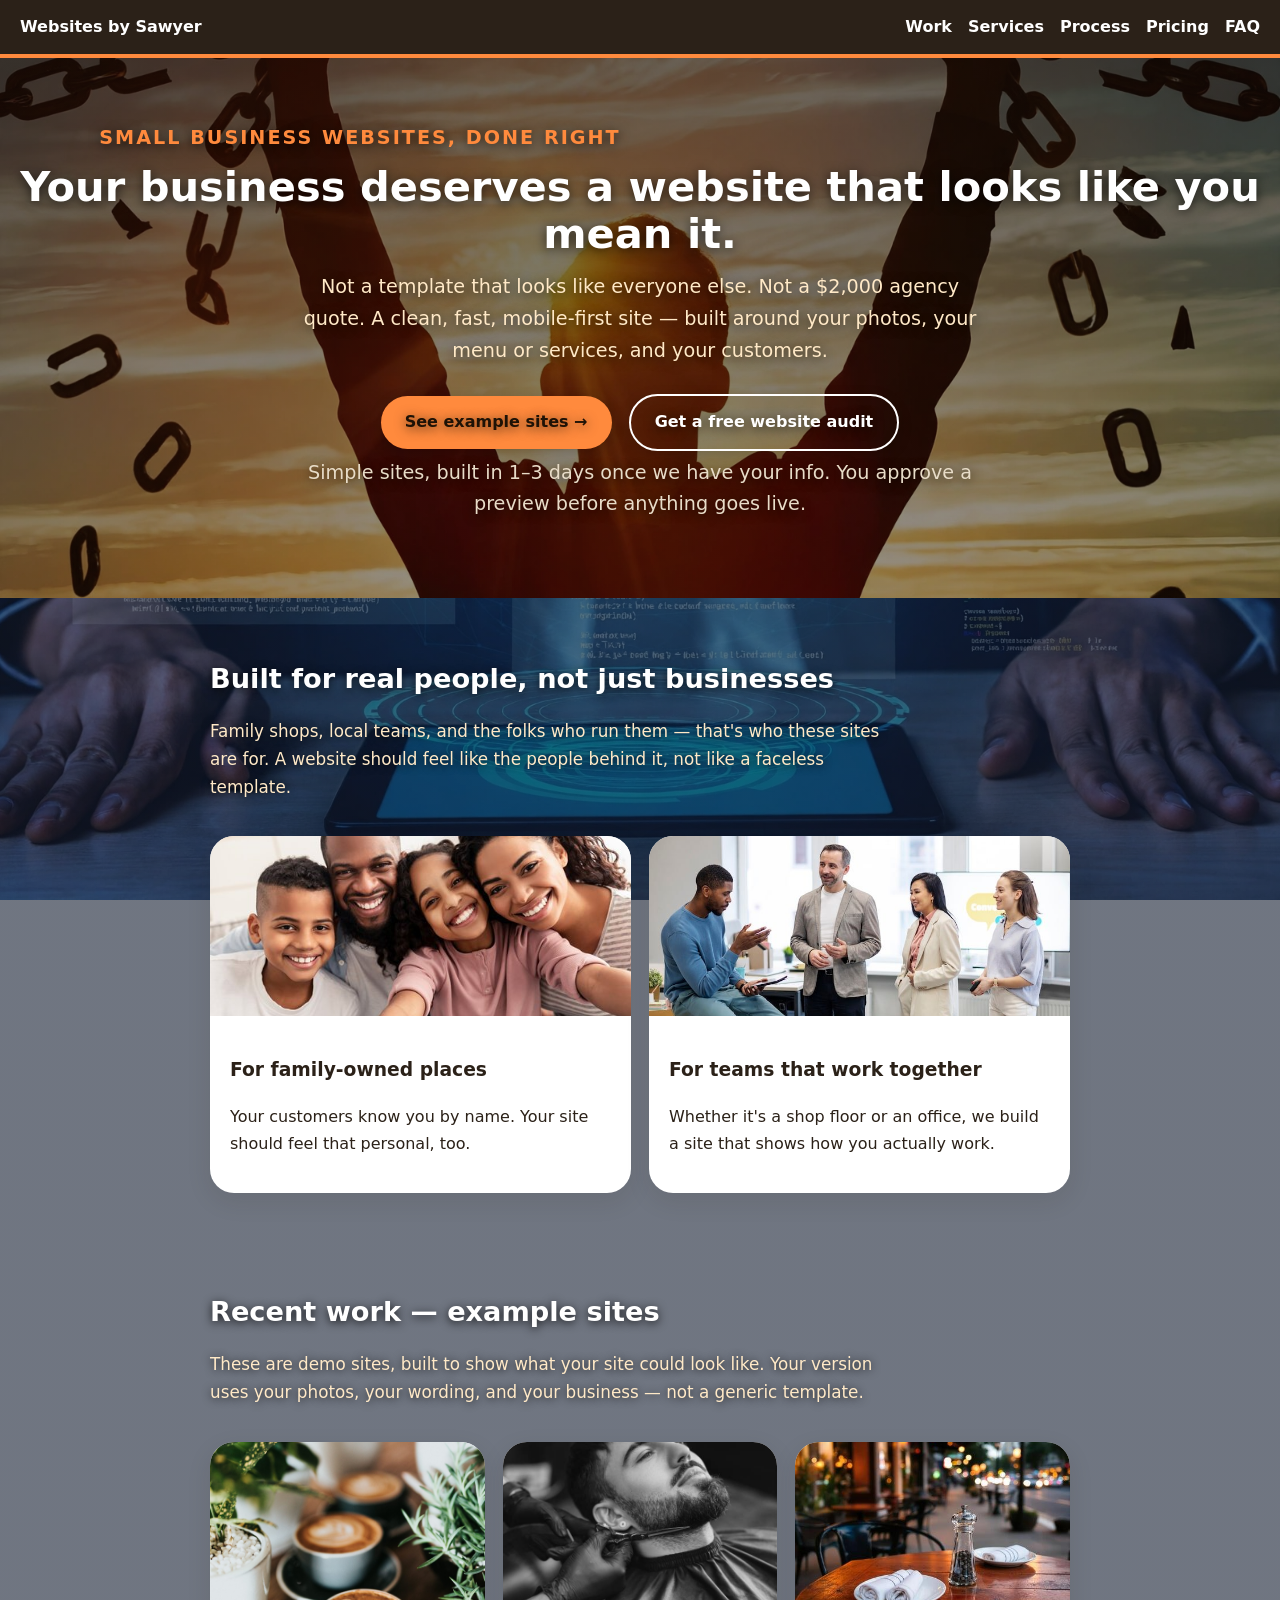
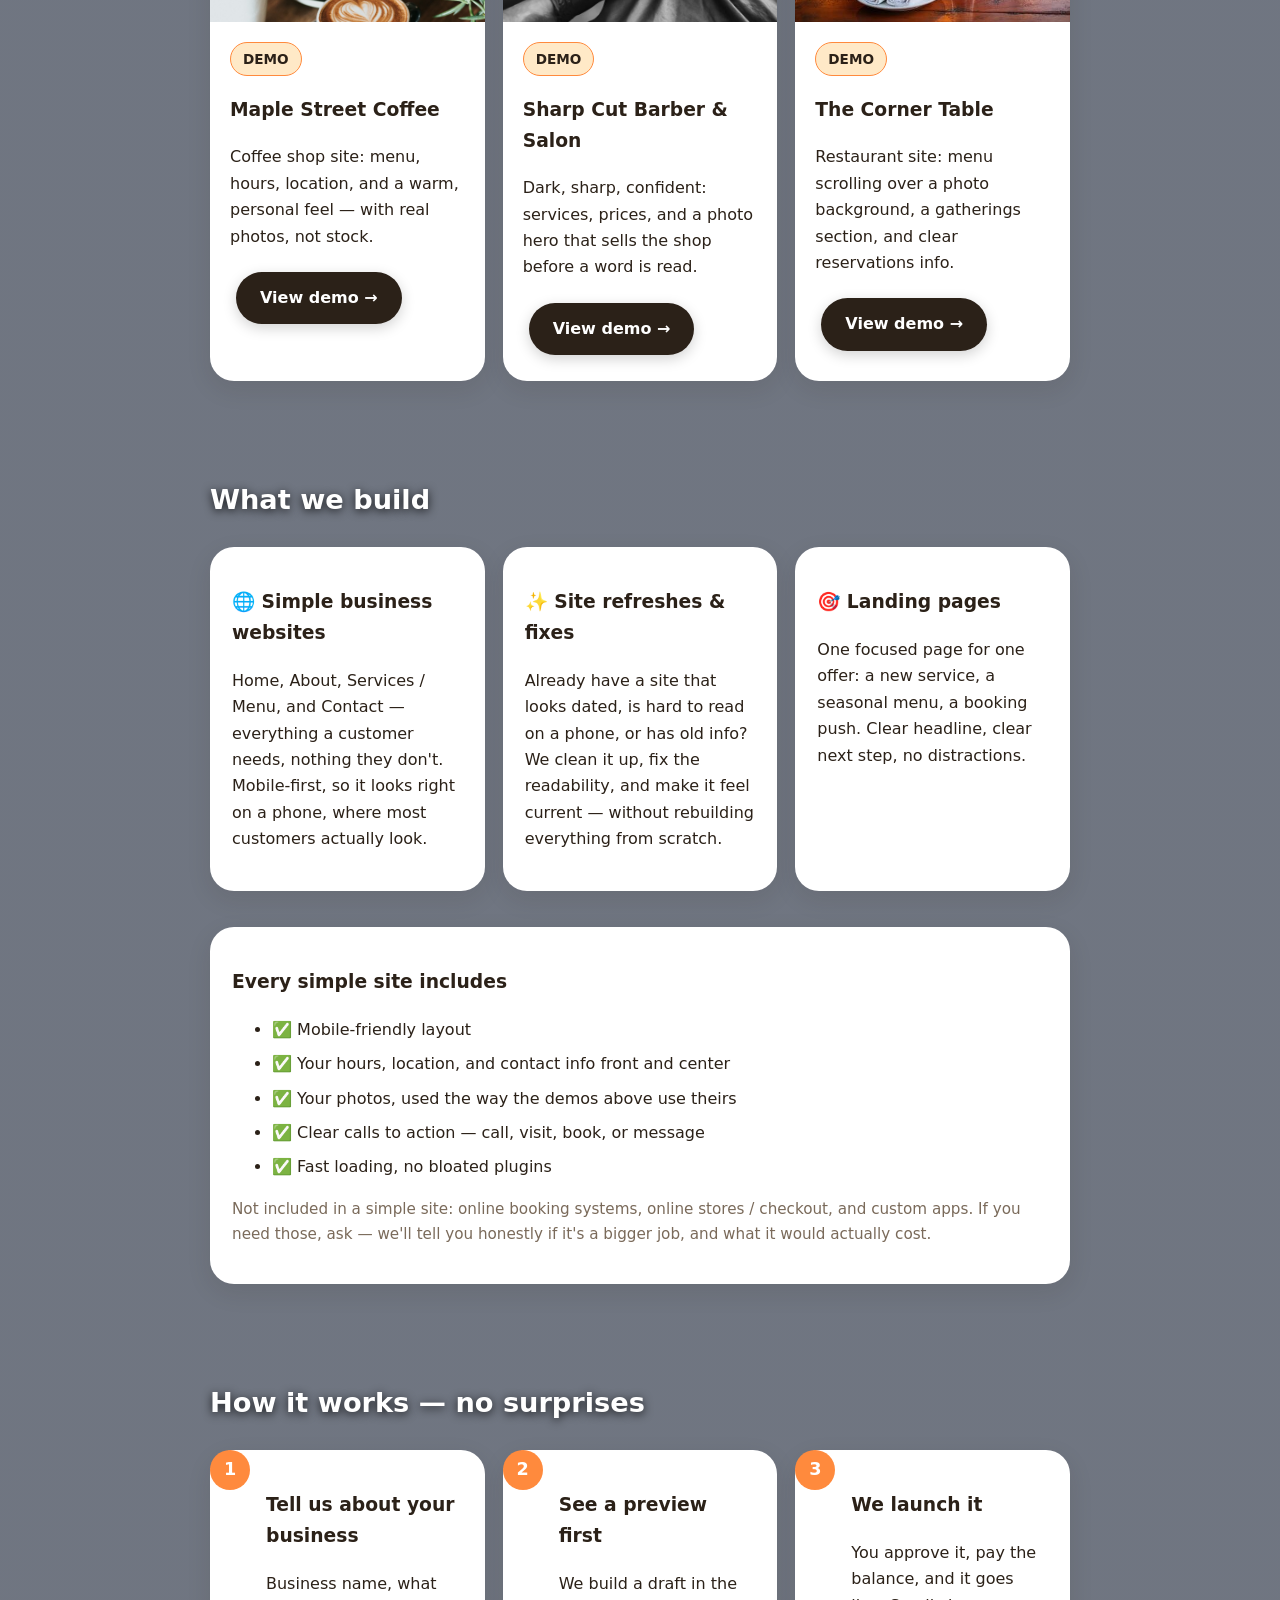
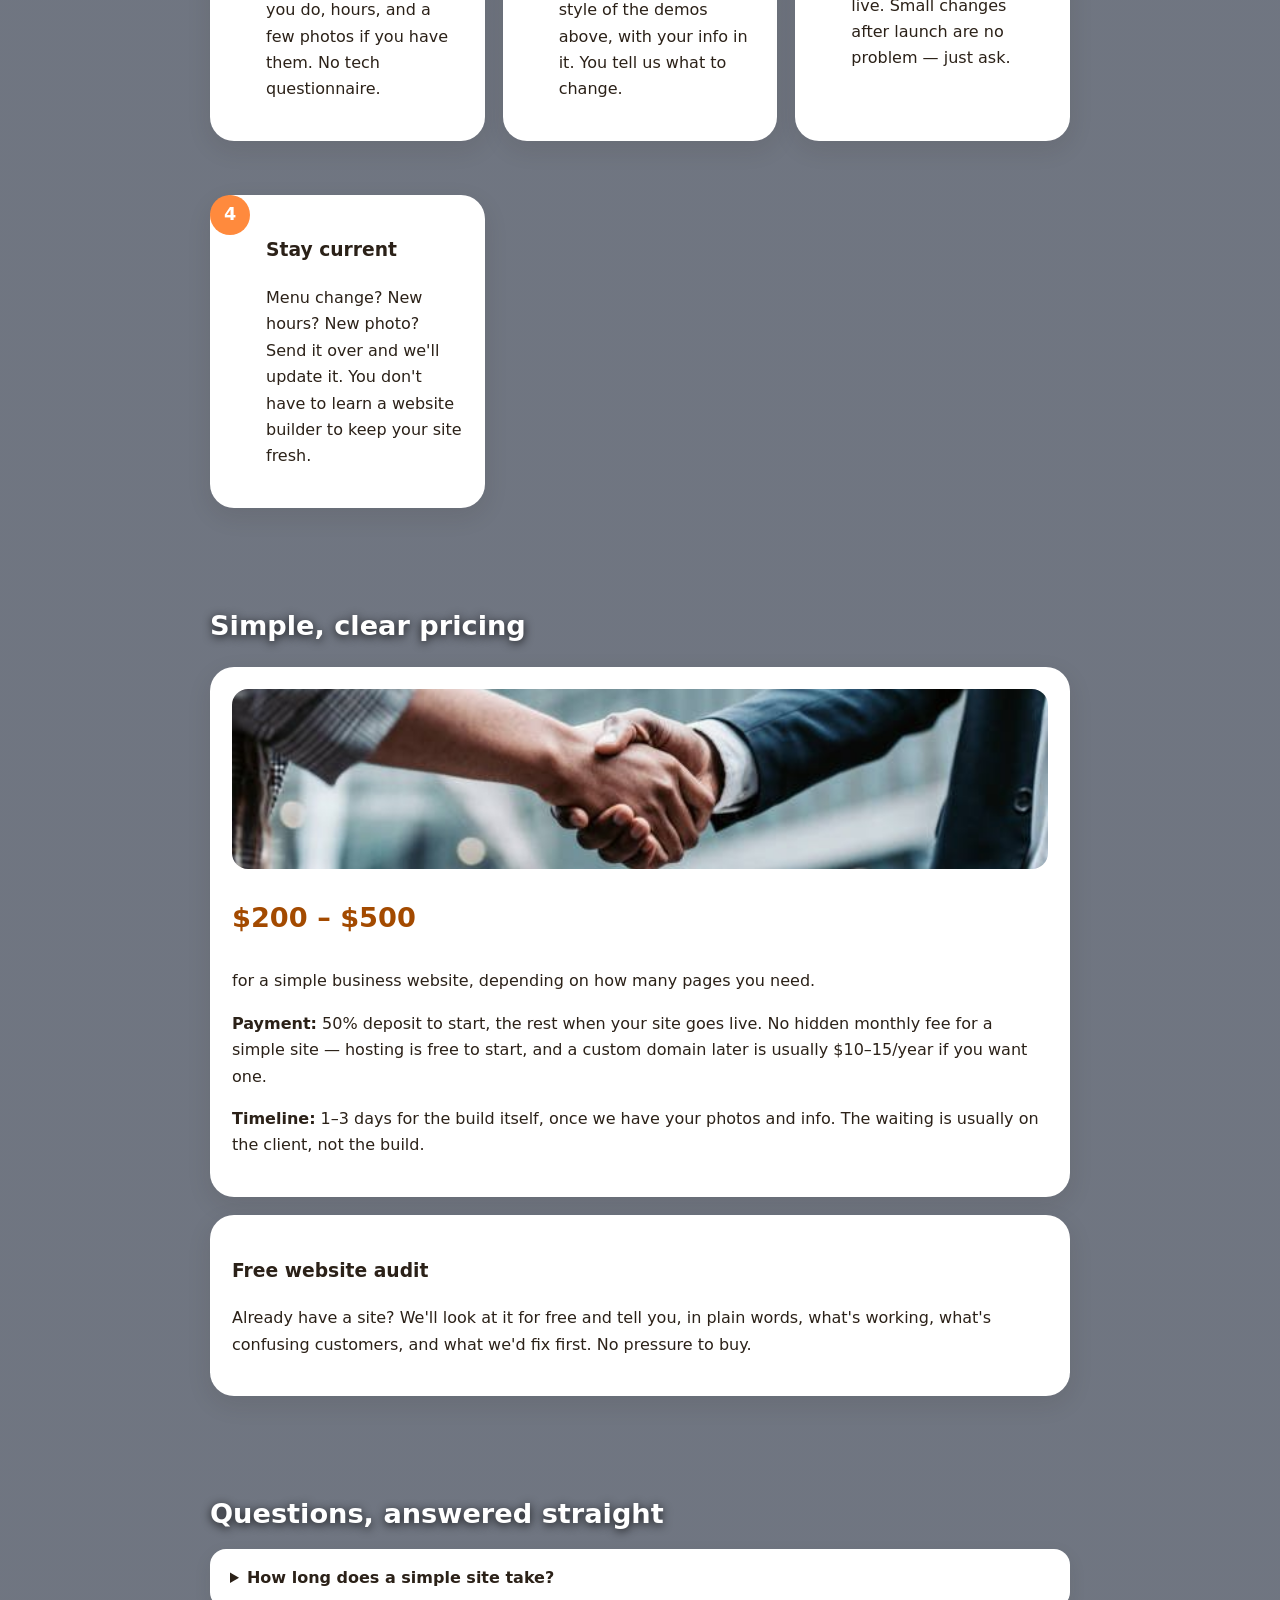
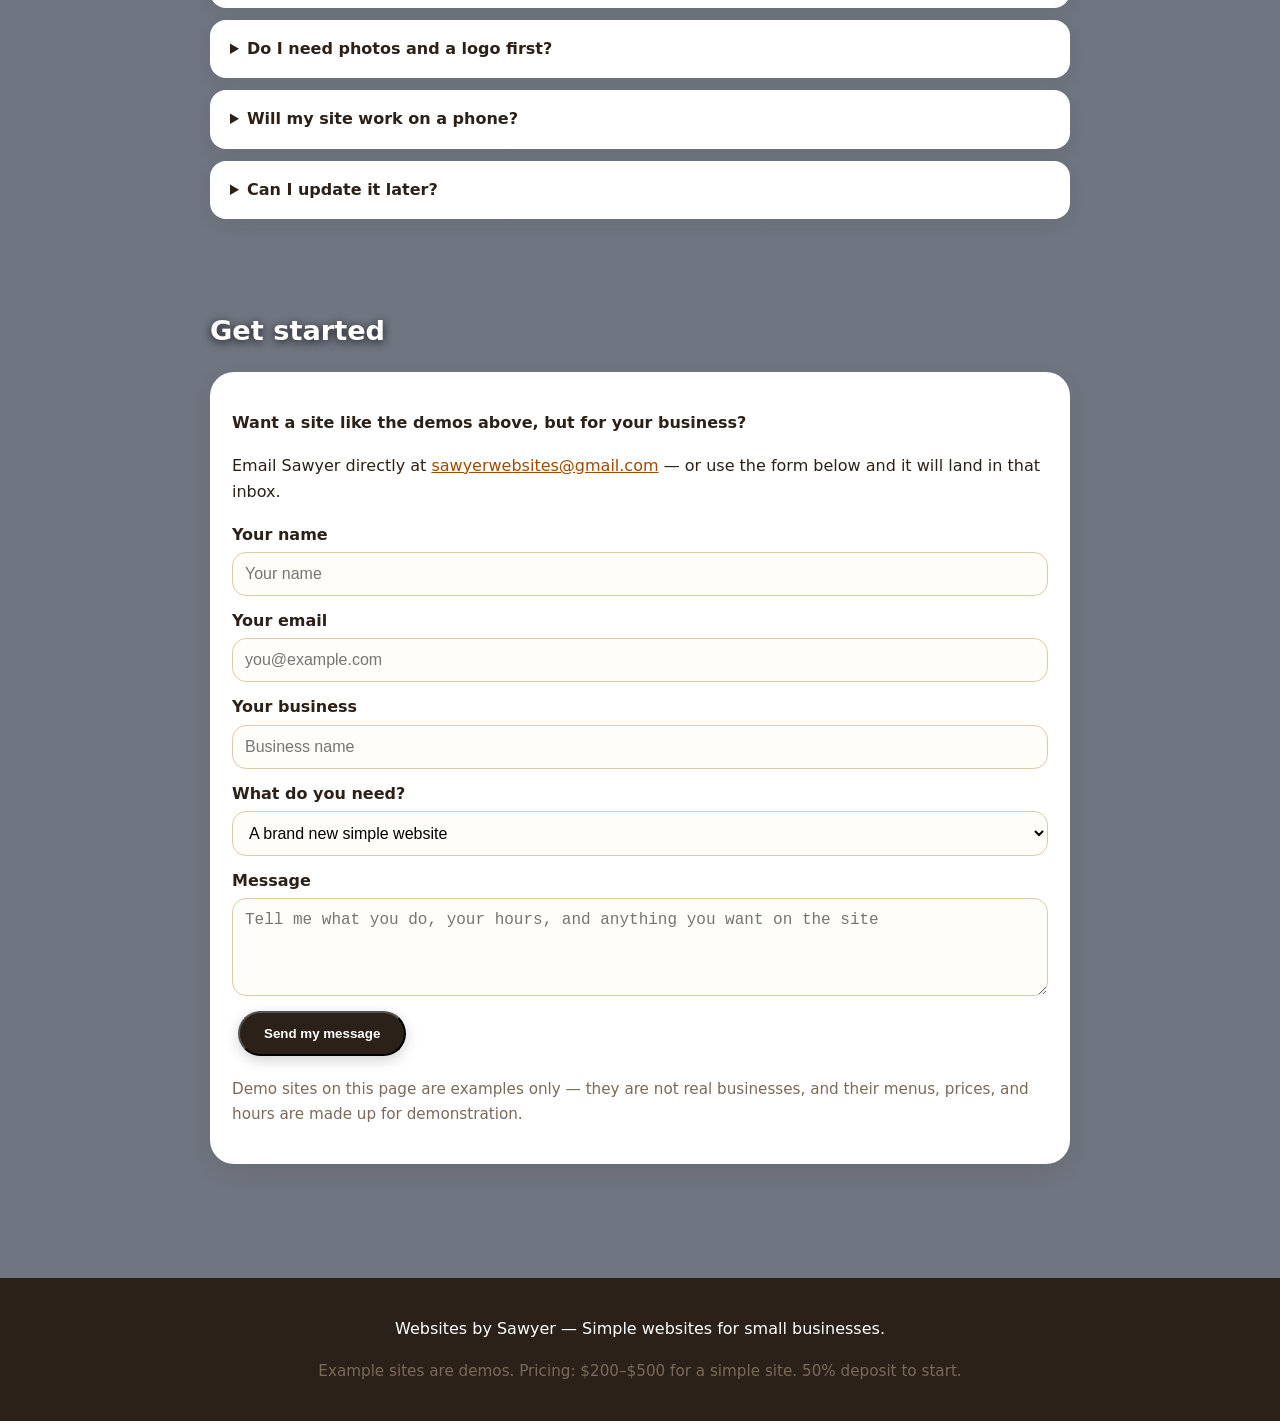
<file: index.html>
<!DOCTYPE html><html lang="en"><head><meta charset="utf-8"><meta name="viewport" content="width=device-width,initial-scale=1">
<title>Websites by Sawyer — Simple Websites for Small Businesses</title><link rel="stylesheet" href="style.css">
<style>
body{background:linear-gradient(rgba(8,18,38,.58),rgba(8,18,38,.58)),url('media-generation-tech-no-ai-center-0-a5c169f2-6240-45ab-84ac-87f65680a8bb.webp') center/cover no-repeat fixed}
.wrap{background:transparent}
.topbar{position:sticky;top:0;z-index:10;background:#2b2118;color:#fff;padding:14px 20px;display:flex;justify-content:space-between;align-items:center;flex-wrap:wrap;gap:10px;border-bottom:4px solid #ff8a3d;transition:transform .3s ease}
.topbar.hidden{transform:translateY(-110%)}
.topbar a{color:#fff;text-decoration:none}.topbar nav a{margin-left:16px;font-weight:600}
.hero2{padding:64px 20px 56px;text-align:center;background:linear-gradient(rgba(20,12,6,.62),rgba(20,12,6,.45)),url('media-generation-hero-breaking-chains-0-549e91f1-b233-4c0a-8089-f5f52565ee02.webp') center/cover no-repeat;color:#fff;text-shadow:0 2px 12px rgba(0,0,0,.7)}
.hero2 h1{font-size:2.6rem;line-height:1.12;margin:0 0 14px}.hero2 p{font-size:1.2rem;max-width:680px;margin:0 auto 22px;color:#ffe9c7}
.hero2 .btn{background:#ff8a3d;color:#1e1206!important;border:0}
.section{padding:28px 0}.section h2{font-size:1.7rem;margin-bottom:6px;color:#fff;text-shadow:0 2px 10px rgba(0,0,0,.8)}.lead{color:#ffe9c7;font-size:1.05rem;max-width:680px;text-shadow:0 1px 8px rgba(0,0,0,.8)}
.steps{counter-reset:step}.step{position:relative;padding-left:56px}.step b{position:absolute;left:0;top:0;width:40px;height:40px;border-radius:50%;background:#ff8a3d;color:#fff;display:flex;align-items:center;justify-content:center;font-size:1.1rem}
.portfolio img{width:100%;height:180px;object-fit:cover;border-radius:16px 16px 0 0;display:block}
.portfolio .card{padding:0;overflow:hidden}.portfolio .card>div{padding:20px}
.faq details{background:#fff;border-radius:16px;padding:16px 20px;margin:12px 0;box-shadow:0 6px 18px rgba(43,33,24,.08)}
.faq summary{font-weight:700;cursor:pointer}
.check li{margin:8px 0}
@media(max-width:600px){.hero2 h1{font-size:2rem}.topbar nav a{margin-left:10px}}
</style></head><body>
<header class="topbar"><a href="index.html"><strong>Websites by Sawyer</strong></a><nav><a href="#work">Work</a><a href="#services">Services</a><a href="#process">Process</a><a href="#pricing">Pricing</a><a href="#faq">FAQ</a></nav></header>
<section class="hero2"><p style="letter-spacing:2px;font-weight:800;color:#ff8a3d;margin:0 0 10px">SMALL BUSINESS WEBSITES, DONE RIGHT</p>
<h1>Your business deserves a website that looks like you mean it.</h1>
<p>Not a template that looks like everyone else. Not a $2,000 agency quote. A clean, fast, mobile-first site — built around your photos, your menu or services, and your customers.</p>
<a class="btn" href="#work">See example sites →</a> <a class="btn light" href="#contact" style="background:transparent;color:#fff!important;border:2px solid #fff">Get a free website audit</a>
<p class="small" style="color:#e8dcc8">Simple sites, built in 1–3 days once we have your info. You approve a preview before anything goes live.</p></section>
<main class="wrap">
<section class="section" style="padding-top:8px"><h2>Built for real people, not just businesses</h2><p class="lead">Family shops, local teams, and the folks who run them — that's who these sites are for. A website should feel like the people behind it, not like a faceless template.</p>
<div class="grid portfolio">
<div class="card"><img src="family.jpg" alt="A smiling family taking a selfie together"><div><h3>For family-owned places</h3><p>Your customers know you by name. Your site should feel that personal, too.</p></div></div>
<div class="card"><img src="team.jpg" alt="A team talking together in a bright office"><div><h3>For teams that work together</h3><p>Whether it's a shop floor or an office, we build a site that shows how you actually work.</p></div></div>
</div></section>
<section class="section" id="work"><h2>Recent work — example sites</h2><p class="lead">These are demo sites, built to show what your site could look like. Your version uses your photos, your wording, and your business — not a generic template.</p>
<div class="grid portfolio">
<div class="card"><img src="demos/coffee-photo.jpg" alt="Latte art coffees on a wooden table"><div><span class="demo-tag">DEMO</span><h3>Maple Street Coffee</h3><p>Coffee shop site: menu, hours, location, and a warm, personal feel — with real photos, not stock.</p><a class="btn" href="demos/coffee.html">View demo →</a></div></div>
<div class="card"><img src="demos/barber-hero.jpg" alt="Barber trimming a beard"><div><span class="demo-tag">DEMO</span><h3>Sharp Cut Barber &amp; Salon</h3><p>Dark, sharp, confident: services, prices, and a photo hero that sells the shop before a word is read.</p><a class="btn" href="demos/salon.html">View demo →</a></div></div>
<div class="card"><img src="demos/restaurant-hero.jpg" alt="Set outdoor restaurant table"><div><span class="demo-tag">DEMO</span><h3>The Corner Table</h3><p>Restaurant site: menu scrolling over a photo background, a gatherings section, and clear reservations info.</p><a class="btn" href="demos/restaurant.html">View demo →</a></div></div>
</div></section>

<section class="section" id="services"><h2>What we build</h2><div class="grid">
<div class="card"><h3>🌐 Simple business websites</h3><p>Home, About, Services / Menu, and Contact — everything a customer needs, nothing they don't. Mobile-first, so it looks right on a phone, where most customers actually look.</p></div>
<div class="card"><h3>✨ Site refreshes &amp; fixes</h3><p>Already have a site that looks dated, is hard to read on a phone, or has old info? We clean it up, fix the readability, and make it feel current — without rebuilding everything from scratch.</p></div>
<div class="card"><h3>🎯 Landing pages</h3><p>One focused page for one offer: a new service, a seasonal menu, a booking push. Clear headline, clear next step, no distractions.</p></div></div>
<div class="card"><h3>Every simple site includes</h3><ul class="check"><li>✅ Mobile-friendly layout</li><li>✅ Your hours, location, and contact info front and center</li><li>✅ Your photos, used the way the demos above use theirs</li><li>✅ Clear calls to action — call, visit, book, or message</li><li>✅ Fast loading, no bloated plugins</li></ul><p class="small">Not included in a simple site: online booking systems, online stores / checkout, and custom apps. If you need those, ask — we'll tell you honestly if it's a bigger job, and what it would actually cost.</p></div></section>

<section class="section" id="process"><h2>How it works — no surprises</h2><div class="grid steps">
<div class="card step"><b>1</b><h3>Tell us about your business</h3><p>Business name, what you do, hours, and a few photos if you have them. No tech questionnaire.</p></div>
<div class="card step"><b>2</b><h3>See a preview first</h3><p>We build a draft in the style of the demos above, with your info in it. You tell us what to change.</p></div>
<div class="card step"><b>3</b><h3>We launch it</h3><p>You approve it, pay the balance, and it goes live. Small changes after launch are no problem — just ask.</p></div>
<div class="card step"><b>4</b><h3>Stay current</h3><p>Menu change? New hours? New photo? Send it over and we'll update it. You don't have to learn a website builder to keep your site fresh.</p></div></div></section>

<section class="section" id="pricing"><h2>Simple, clear pricing</h2>
<div class="card"><img src="handshake.jpg" alt="Two people shaking hands on a deal" style="width:100%;height:180px;object-fit:cover;border-radius:16px;display:block;margin-bottom:16px"><p class="price">$200 – $500</p><p>for a simple business website, depending on how many pages you need.</p><p><strong>Payment:</strong> 50% deposit to start, the rest when your site goes live. No hidden monthly fee for a simple site — hosting is free to start, and a custom domain later is usually $10–15/year if you want one.</p><p><strong>Timeline:</strong> 1–3 days for the build itself, once we have your photos and info. The waiting is usually on the client, not the build.</p></div>
<div class="card"><h3>Free website audit</h3><p>Already have a site? We'll look at it for free and tell you, in plain words, what's working, what's confusing customers, and what we'd fix first. No pressure to buy.</p></div></section>

<section class="section faq" id="faq"><h2>Questions, answered straight</h2>
<details><summary>How long does a simple site take?</summary><p>A one-page landing site can be a few hours. A 4–5 page business site is usually 1–3 days of build time, once we have your info. Revisions and domain setup can stretch the calendar to about a week — the build isn't the slow part, waiting on photos and wording is.</p></details>
<details><summary>Do I need photos and a logo first?</summary><p>Photos help a lot — the demos above prove it. A logo is nice, but not required to start. If you don't have photos yet, tell us and we'll plan around it, or use clean placeholder sections until you do.</p></details>
<details><summary>Will my site work on a phone?</summary><p>Yes — that's the priority. Most customers will find you on a phone, so every site is built mobile-first and checked on a phone screen before launch.</p></details>
<details><summary>Can I update it later?</summary><p>Yes. Send us the new menu, hours, or photo and we'll update it. You don't have to learn a builder, and you don't have to start over.</p></details>
</section>

<section class="section" id="contact"><h2>Get started</h2><div class="card">
<p><strong>Want a site like the demos above, but for your business?</strong></p>
<p>Email Sawyer directly at <a href="mailto:sawyerwebsites@gmail.com">sawyerwebsites@gmail.com</a> — or use the form below and it will land in that inbox.</p>
<form action="https://formsubmit.co/sawyerwebsites@gmail.com" method="POST">
<input type="hidden" name="_subject" value="New Websites by Sawyer enquiry">
<input type="hidden" name="_captcha" value="false">
<input type="hidden" name="_template" value="table">
<label>Your name</label><input name="name" required placeholder="Your name">
<label>Your email</label><input name="email" type="email" required placeholder="you@example.com">
<label>Your business</label><input name="business" required placeholder="Business name">
<label>What do you need?</label><select name="need"><option>A brand new simple website</option><option>A free audit of my current site</option><option>Fixes / updates to my current site</option></select>
<label>Message</label><textarea name="message" rows="4" placeholder="Tell me what you do, your hours, and anything you want on the site"></textarea>
<button class="btn" type="submit">Send my message</button>
</form><p class="small">Demo sites on this page are examples only — they are not real businesses, and their menus, prices, and hours are made up for demonstration.</p></div></section>
</main><script>
let lastY = window.scrollY;
const bar = document.querySelector('.topbar');
window.addEventListener('scroll', () => {
  const y = window.scrollY;
  if (y > lastY && y > 120) bar.classList.add('hidden');
  else bar.classList.remove('hidden');
  lastY = y;
}, {passive: true});
</script><footer><p>Websites by Sawyer — Simple websites for small businesses.</p><p class="small">Example sites are demos. Pricing: $200–$500 for a simple site. 50% deposit to start.</p></footer></body></html>
</file>
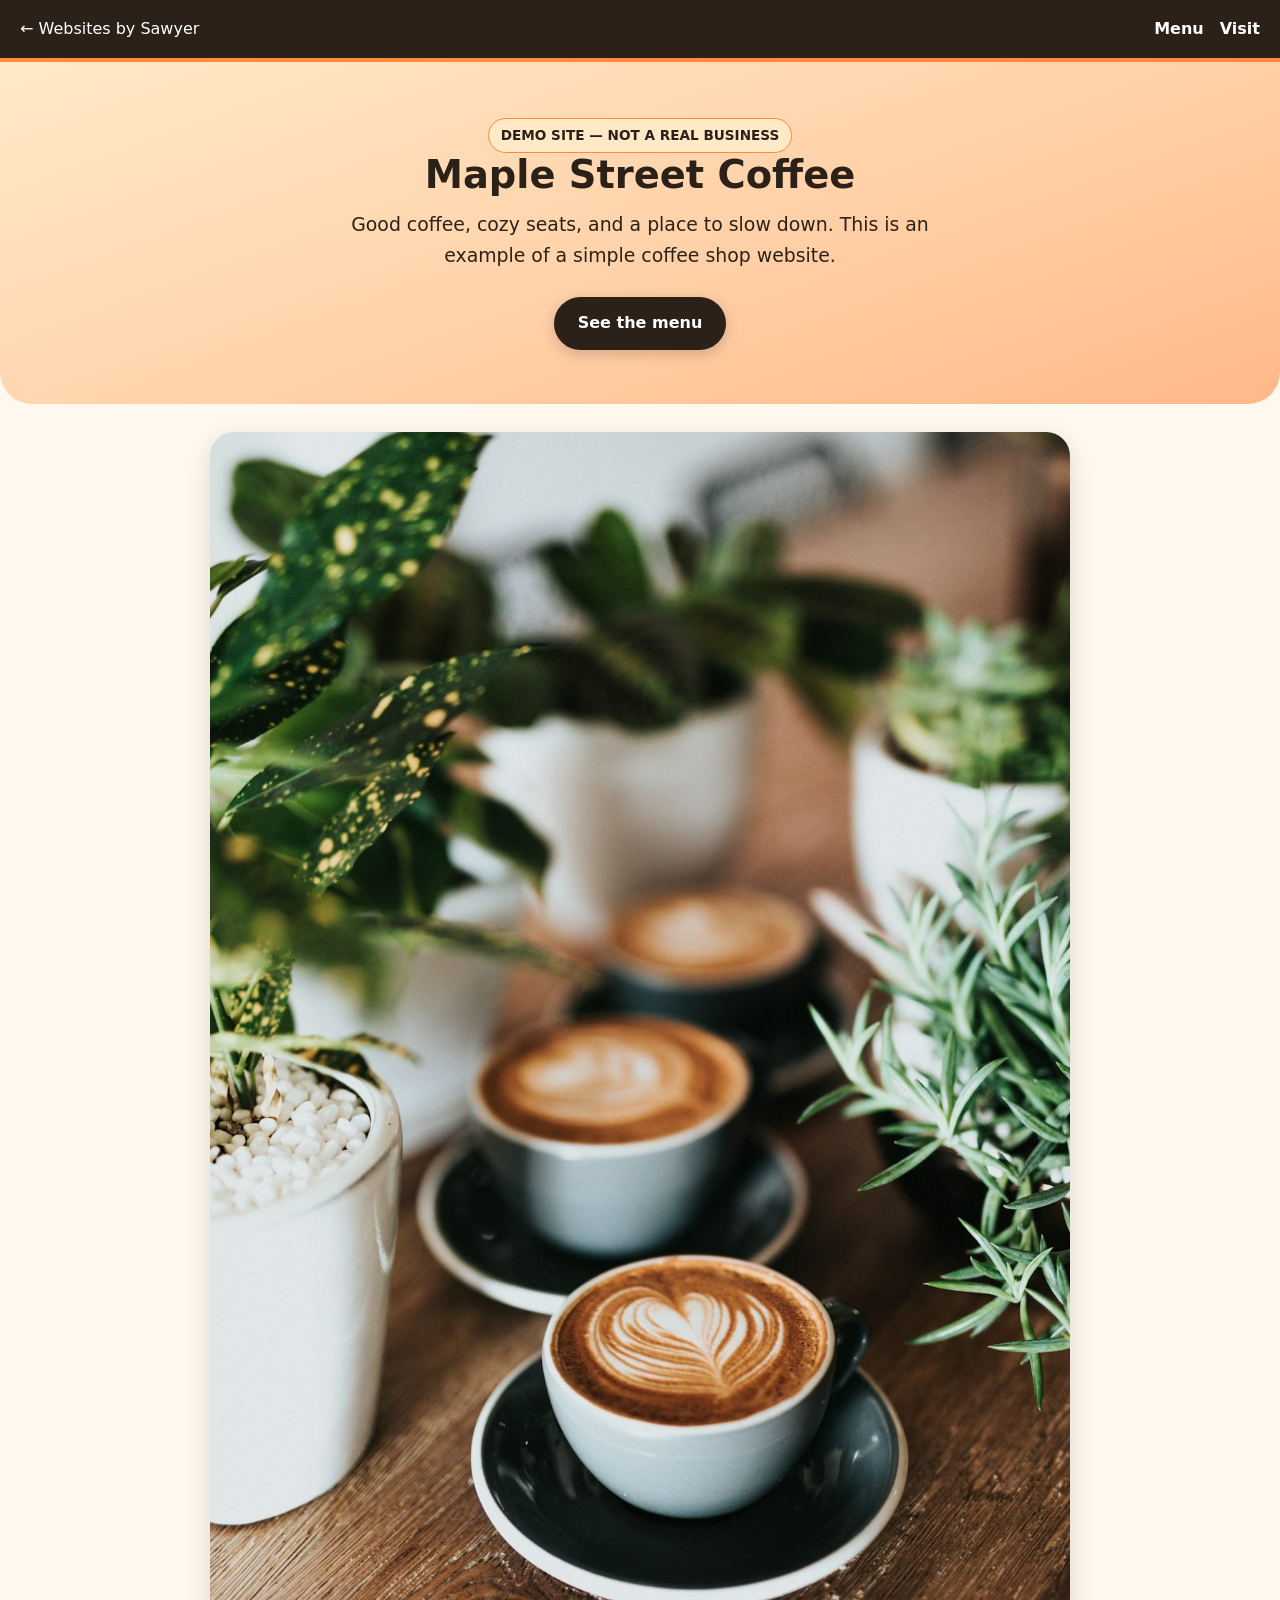
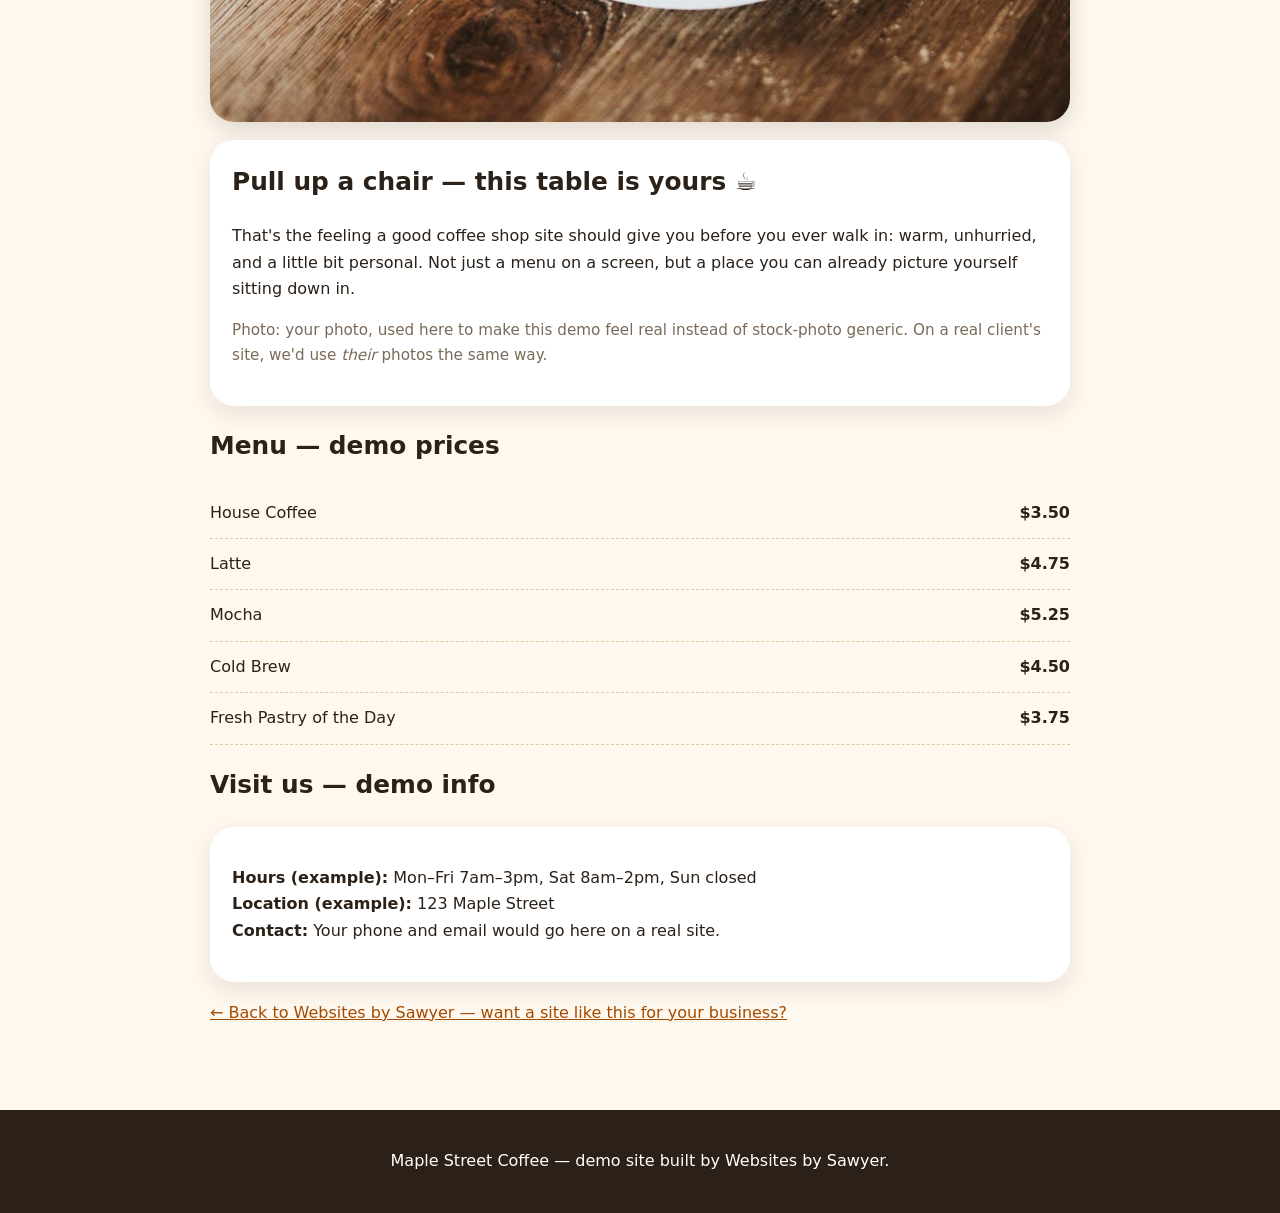
<file: demos/coffee.html>
<!DOCTYPE html><html lang="en"><head><meta charset="utf-8"><meta name="viewport" content="width=device-width,initial-scale=1">
<title>Maple Street Coffee — Demo</title><link rel="stylesheet" href="../style.css"></head><body>
<header><a href="../index.html">← Websites by Sawyer</a><nav><a href="#menu">Menu</a><a href="#visit">Visit</a></nav></header>
<section class="hero"><span class="demo-tag">DEMO SITE — NOT A REAL BUSINESS</span><h1>Maple Street Coffee</h1><p>Good coffee, cozy seats, and a place to slow down. This is an example of a simple coffee shop website.</p><a class="btn" href="#menu">See the menu</a></section>
<main class="wrap">
<img src="coffee-photo.jpg" alt="Latte art coffees on a wooden table surrounded by plants at Maple Street Coffee" style="width:100%;border-radius:24px;box-shadow:0 8px 24px rgba(43,33,24,.15);display:block">
<div class="card"><h2 style="margin-top:0">Pull up a chair — this table is yours ☕</h2><p>That's the feeling a good coffee shop site should give you before you ever walk in: warm, unhurried, and a little bit personal. Not just a menu on a screen, but a place you can already picture yourself sitting down in.</p><p class="small">Photo: your photo, used here to make this demo feel real instead of stock-photo generic. On a real client's site, we'd use <em>their</em> photos the same way.</p></div>
<h2 id="menu">Menu — demo prices</h2>
<div class="menu-item"><span>House Coffee</span><strong>$3.50</strong></div><div class="menu-item"><span>Latte</span><strong>$4.75</strong></div><div class="menu-item"><span>Mocha</span><strong>$5.25</strong></div><div class="menu-item"><span>Cold Brew</span><strong>$4.50</strong></div><div class="menu-item"><span>Fresh Pastry of the Day</span><strong>$3.75</strong></div>
<h2 id="visit">Visit us — demo info</h2><div class="card"><p><strong>Hours (example):</strong> Mon–Fri 7am–3pm, Sat 8am–2pm, Sun closed<br><strong>Location (example):</strong> 123 Maple Street<br><strong>Contact:</strong> Your phone and email would go here on a real site.</p></div>
<p><a href="../index.html">← Back to Websites by Sawyer — want a site like this for your business?</a></p></main><footer><p>Maple Street Coffee — demo site built by Websites by Sawyer.</p></footer></body></html>
</file>
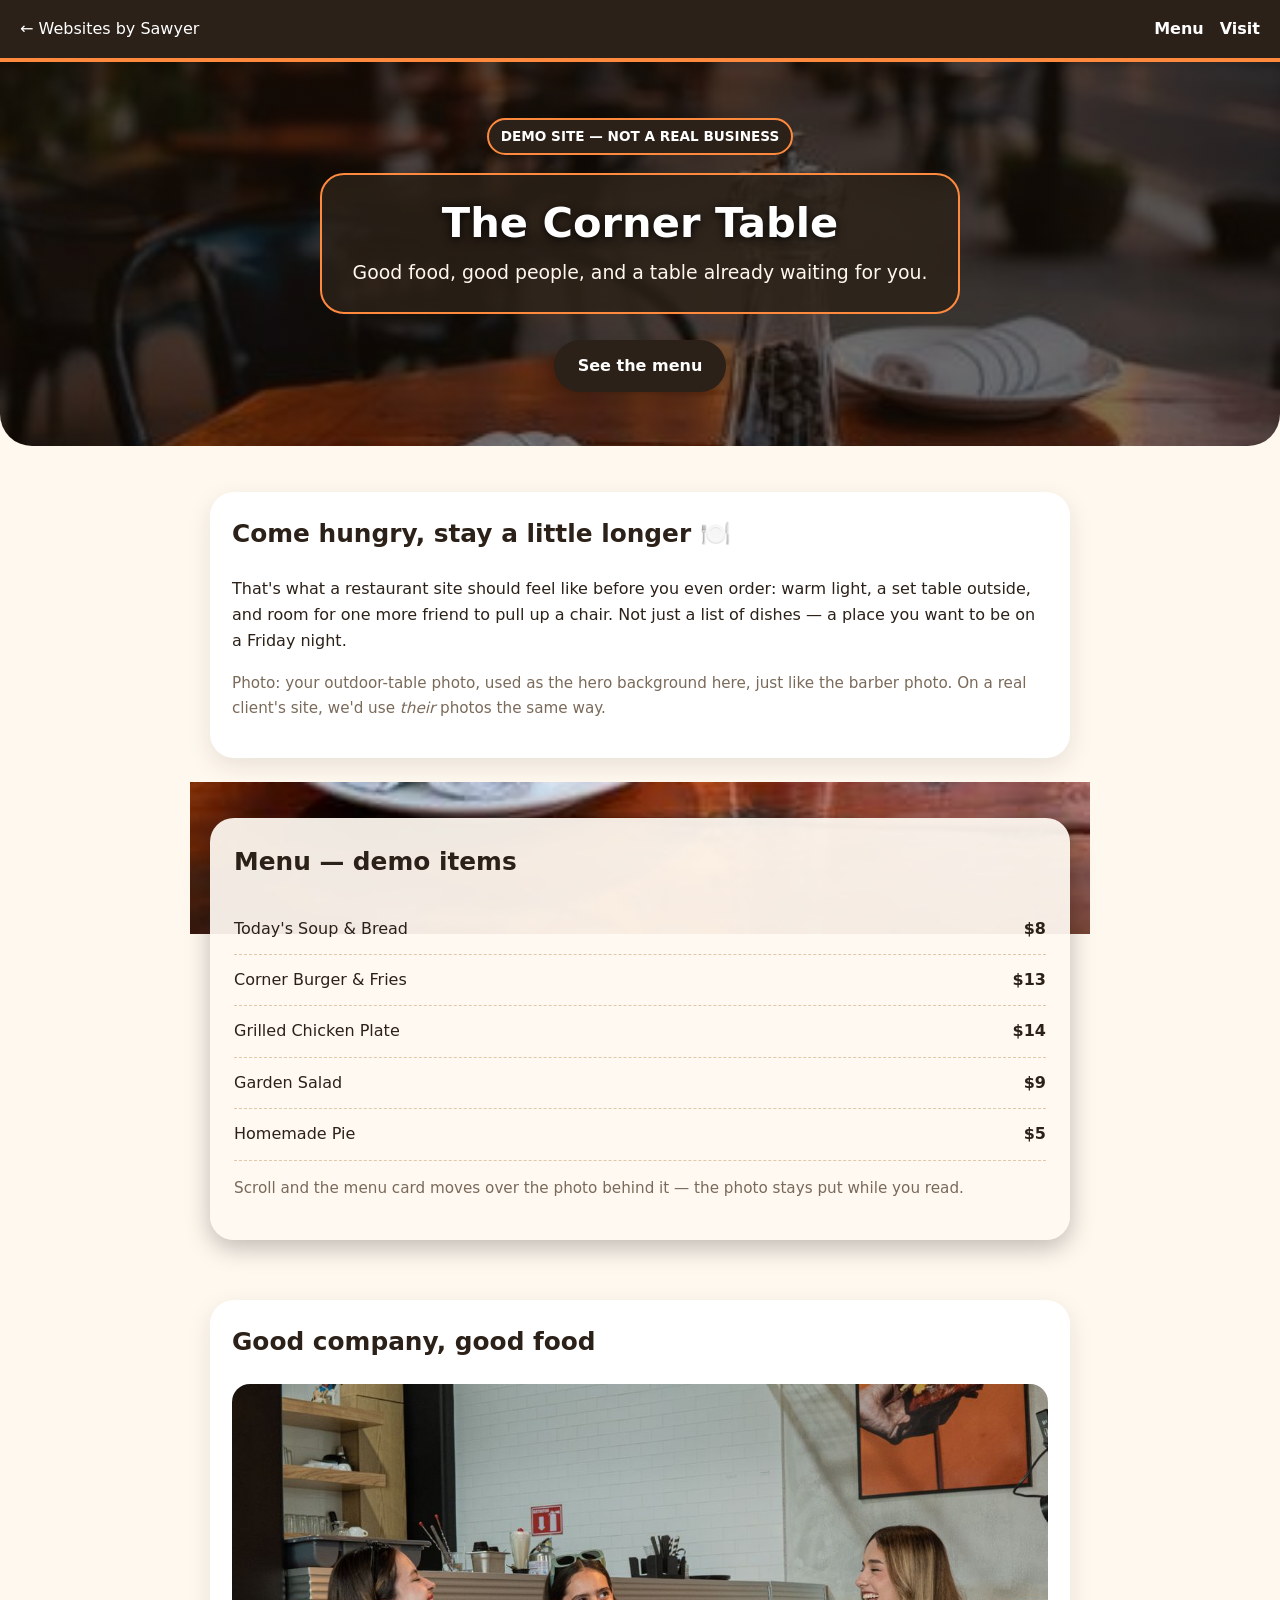
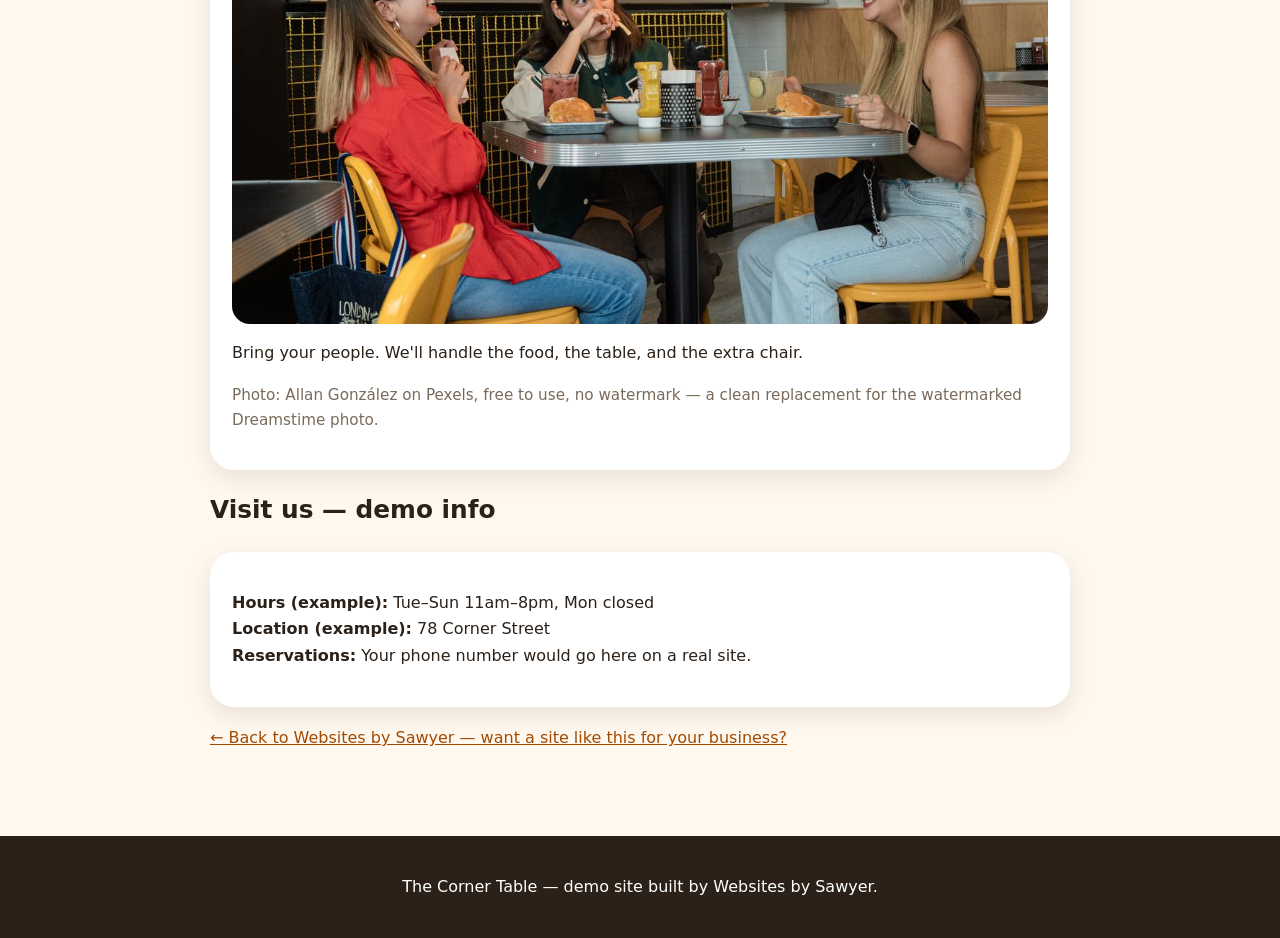
<file: demos/restaurant.html>
<!DOCTYPE html><html lang="en"><head><meta charset="utf-8"><meta name="viewport" content="width=device-width,initial-scale=1">
<title>The Corner Table — Demo</title><link rel="stylesheet" href="../style.css"></head><body>
<header><a href="../index.html">← Websites by Sawyer</a><nav><a href="#menu">Menu</a><a href="#visit">Visit</a></nav></header>
<section class="hero" style="background:linear-gradient(rgba(20,12,6,.70),rgba(20,12,6,.55)),url('restaurant-hero.jpg') center/cover no-repeat;color:#fff"><span class="demo-tag" style="background:#2b2118;color:#fff;border:2px solid #ff8a3d;font-weight:800">DEMO SITE — NOT A REAL BUSINESS</span><div style="background:rgba(43,33,24,.82);border:2px solid #ff8a3d;border-radius:24px;padding:24px 20px;max-width:640px;margin:18px auto 0;font-family:system-ui,-apple-system,Segoe UI,Roboto,Arial,sans-serif"><h1 style="color:#ffffff;margin:0 0 10px;font-size:2.6rem;text-shadow:0 2px 10px rgba(0,0,0,.9)">The Corner Table</h1><p style="color:#fff8ef;margin:0">Good food, good people, and a table already waiting for you.</p></div><div style="margin-top:20px"><a class="btn" href="#menu">See the menu</a></div></section>
<main class="wrap">
<div class="card"><h2 style="margin-top:0">Come hungry, stay a little longer 🍽️</h2><p>That's what a restaurant site should feel like before you even order: warm light, a set table outside, and room for one more friend to pull up a chair. Not just a list of dishes — a place you want to be on a Friday night.</p><p class="small">Photo: your outdoor-table photo, used as the hero background here, just like the barber photo. On a real client's site, we'd use <em>their</em> photos the same way.</p></div>
<section style="background:url('restaurant-hero.jpg') center/cover no-repeat fixed;margin:24px -20px;padding:36px 20px">
<div style="background:rgba(255,250,243,.93);border-radius:24px;padding:24px;box-shadow:0 8px 24px rgba(0,0,0,.25)">
<h2 id="menu" style="margin-top:0">Menu — demo items</h2>
<div class="menu-item"><span>Today's Soup &amp; Bread</span><strong>$8</strong></div><div class="menu-item"><span>Corner Burger &amp; Fries</span><strong>$13</strong></div><div class="menu-item"><span>Grilled Chicken Plate</span><strong>$14</strong></div><div class="menu-item"><span>Garden Salad</span><strong>$9</strong></div><div class="menu-item"><span>Homemade Pie</span><strong>$5</strong></div>
<p class="small">Scroll and the menu card moves over the photo behind it — the photo stays put while you read.</p>
</div></section>
<div class="card"><h2 style="margin-top:0">Good company, good food</h2><img src="friends-dinner.jpg" alt="Three friends laughing and enjoying burgers together at a restaurant table" style="width:100%;border-radius:18px;display:block"><p>Bring your people. We'll handle the food, the table, and the extra chair.</p><p class="small">Photo: Allan González on Pexels, free to use, no watermark — a clean replacement for the watermarked Dreamstime photo.</p></div>
<h2 id="visit">Visit us — demo info</h2><div class="card"><p><strong>Hours (example):</strong> Tue–Sun 11am–8pm, Mon closed<br><strong>Location (example):</strong> 78 Corner Street<br><strong>Reservations:</strong> Your phone number would go here on a real site.</p></div>
<p><a href="../index.html">← Back to Websites by Sawyer — want a site like this for your business?</a></p></main><footer><p>The Corner Table — demo site built by Websites by Sawyer.</p></footer></body></html>
</file>
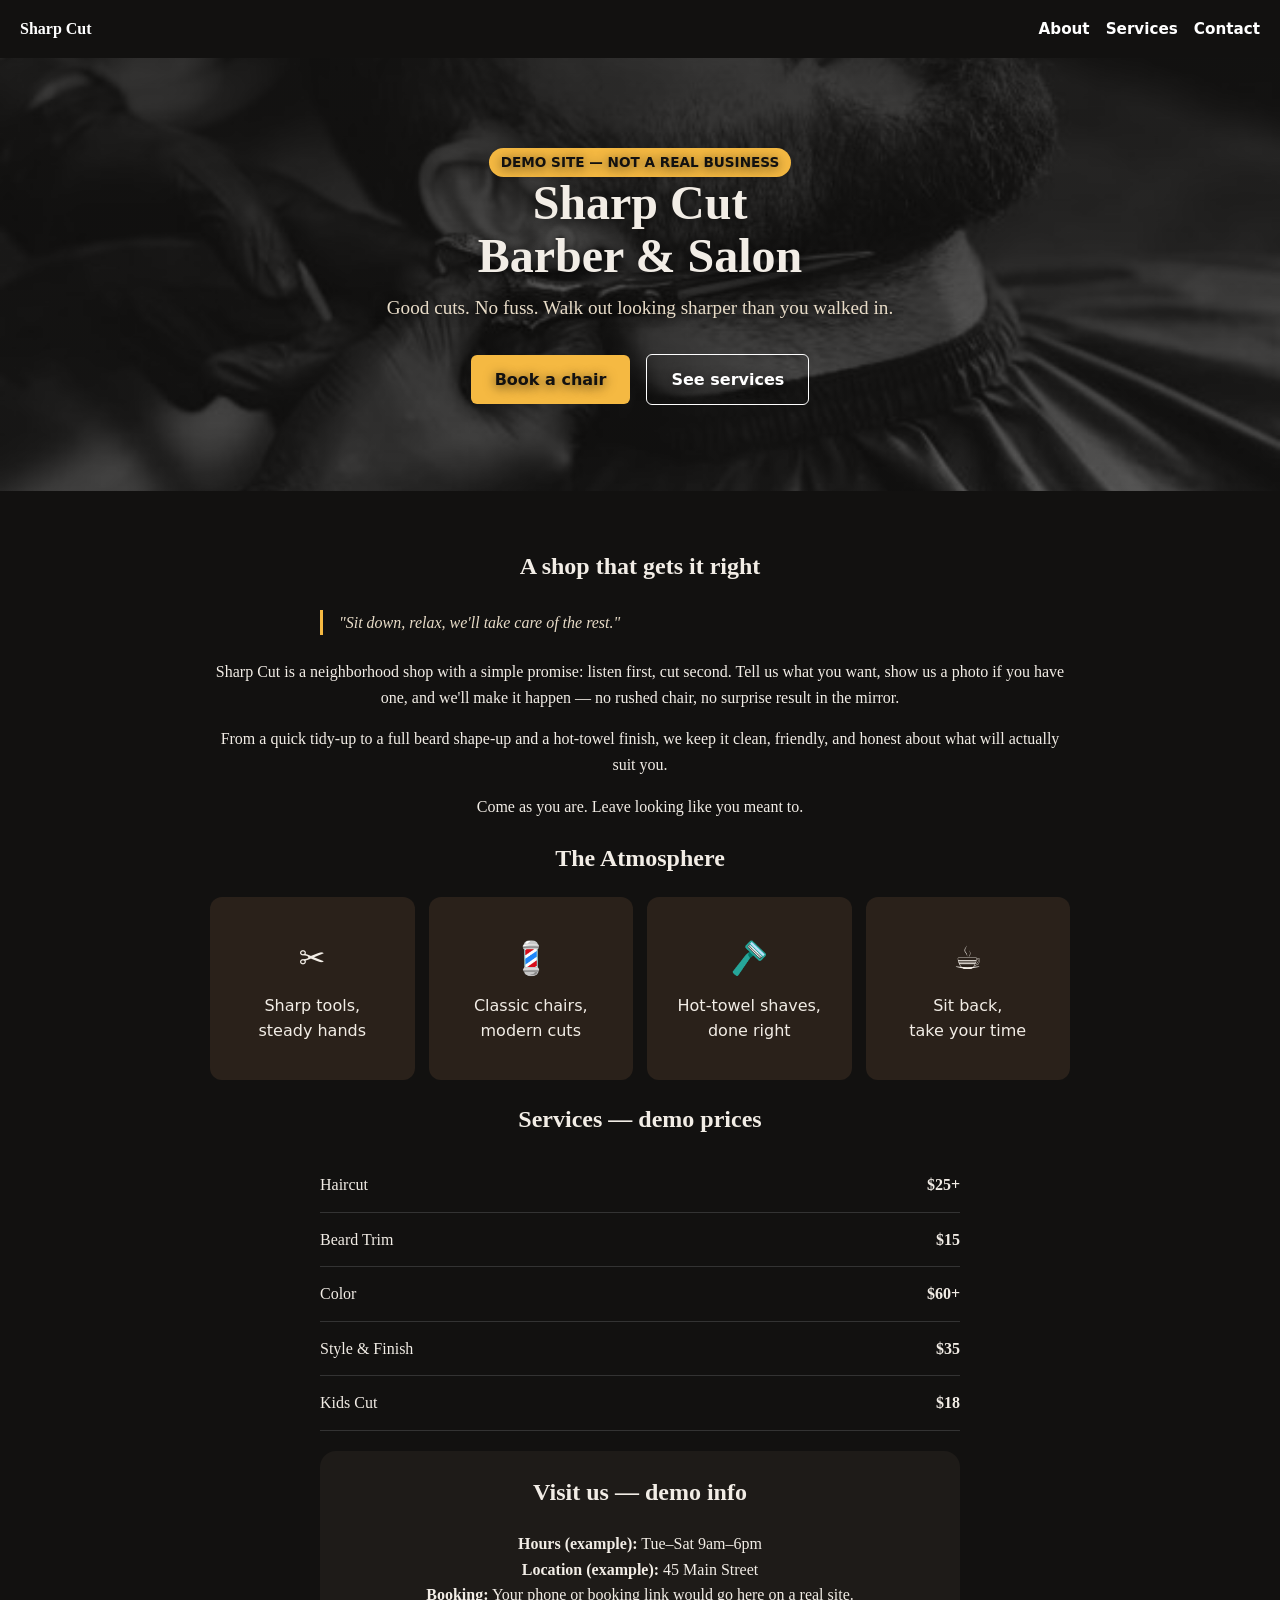
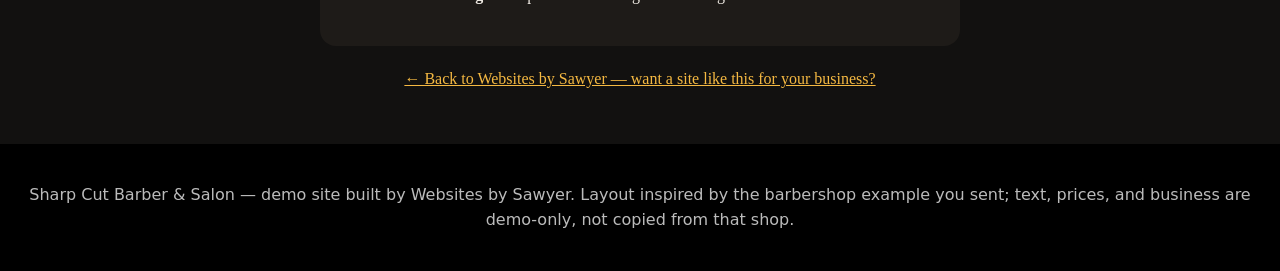
<file: demos/salon.html>
<!DOCTYPE html><html lang="en"><head><meta charset="utf-8"><meta name="viewport" content="width=device-width,initial-scale=1">
<title>Sharp Cut Barber &amp; Salon — Demo</title>
<style>
*{box-sizing:border-box}body{margin:0;font-family:Georgia,serif;color:#f2ede6;background:#121110;line-height:1.6}
a{color:#f5b942}header{padding:16px 20px;display:flex;justify-content:space-between;align-items:center;flex-wrap:wrap;gap:10px}
header a{color:#fff;text-decoration:none}nav a{margin-left:16px;font-weight:600;font-family:system-ui,sans-serif;font-size:.95rem}
.hero{padding:90px 20px 80px;text-align:center;background:linear-gradient(rgba(18,17,16,.78),rgba(18,17,16,.62)),url('barber-hero.jpg') center/cover no-repeat #2a211a;text-shadow:0 2px 12px rgba(0,0,0,.7)}
.hero h1{font-size:3rem;line-height:1.1;margin:0 0 10px}.hero p{font-size:1.2rem;color:#e8dcc8;max-width:620px;margin:0 auto 24px}
.btn{display:inline-block;background:#f5b942;color:#121110!important;padding:12px 24px;border-radius:6px;text-decoration:none;font-weight:700;font-family:system-ui,sans-serif;margin:6px}
.btn.dark{background:transparent;color:#fff!important;border:1px solid #fff}
.wrap{max-width:900px;margin:0 auto;padding:36px 20px;text-align:center}
.demo-tag{display:inline-block;background:#f5b942;color:#121110;padding:4px 12px;border-radius:999px;font-size:.85rem;font-weight:800;font-family:system-ui,sans-serif}
.quote{border-left:3px solid #f5b942;padding-left:16px;font-style:italic;color:#e8dcc8;max-width:640px;margin:24px auto;text-align:left}
.services{text-align:left;max-width:640px;margin:0 auto}.row{display:flex;justify-content:space-between;gap:16px;padding:14px 0;border-bottom:1px solid #333}
.grid{display:grid;grid-template-columns:repeat(auto-fit,minmax(180px,1fr));gap:14px;margin-top:20px}
.tile{background:#2a211a;border-radius:12px;padding:36px 16px;font-family:system-ui,sans-serif}
.tile span{font-size:2rem;display:block;margin-bottom:8px}
.card{background:#1e1b18;border-radius:16px;padding:22px;margin:20px auto;max-width:640px}
footer{background:#000;color:#bbb;text-align:center;padding:22px;font-family:system-ui,sans-serif}
@media(max-width:600px){.hero h1{font-size:2.1rem}}
</style></head><body>
<header><a href="../index.html"><strong>Sharp Cut</strong></a><nav><a href="#about">About</a><a href="#services">Services</a><a href="#visit">Contact</a></nav></header>
<section class="hero"><span class="demo-tag">DEMO SITE — NOT A REAL BUSINESS</span><h1>Sharp Cut<br>Barber &amp; Salon</h1><p>Good cuts. No fuss. Walk out looking sharper than you walked in.</p><a class="btn" href="#visit">Book a chair</a> <a class="btn dark" href="#services">See services</a></section>
<main class="wrap">
<h2 id="about">A shop that gets it right</h2>
<p class="quote">"Sit down, relax, we'll take care of the rest."</p>
<p>Sharp Cut is a neighborhood shop with a simple promise: listen first, cut second. Tell us what you want, show us a photo if you have one, and we'll make it happen — no rushed chair, no surprise result in the mirror.</p>
<p>From a quick tidy-up to a full beard shape-up and a hot-towel finish, we keep it clean, friendly, and honest about what will actually suit you.</p>
<p>Come as you are. Leave looking like you meant to.</p>

<h2>The Atmosphere</h2>
<div class="grid"><div class="tile"><span>✂️</span>Sharp tools,<br>steady hands</div><div class="tile"><span>💈</span>Classic chairs,<br>modern cuts</div><div class="tile"><span>🪒</span>Hot-towel shaves,<br>done right</div><div class="tile"><span>☕</span>Sit back,<br>take your time</div></div>

<h2 id="services">Services — demo prices</h2><div class="services">
<div class="row"><span>Haircut</span><strong>$25+</strong></div><div class="row"><span>Beard Trim</span><strong>$15</strong></div><div class="row"><span>Color</span><strong>$60+</strong></div><div class="row"><span>Style &amp; Finish</span><strong>$35</strong></div><div class="row"><span>Kids Cut</span><strong>$18</strong></div></div>

<div class="card" id="visit"><h2 style="margin-top:0">Visit us — demo info</h2><p><strong>Hours (example):</strong> Tue–Sat 9am–6pm<br><strong>Location (example):</strong> 45 Main Street<br><strong>Booking:</strong> Your phone or booking link would go here on a real site.</p></div>
<p><a href="../index.html">← Back to Websites by Sawyer — want a site like this for your business?</a></p></main>
<footer><p>Sharp Cut Barber &amp; Salon — demo site built by Websites by Sawyer. Layout inspired by the barbershop example you sent; text, prices, and business are demo-only, not copied from that shop.</p></footer></body></html>
</file>
<file: style.css>
*{box-sizing:border-box}body{margin:0;font-family:system-ui,-apple-system,Segoe UI,Roboto,Arial,sans-serif;color:#2b2118;background:#fff8ef;line-height:1.65}
a{color:#a34a00}header{background:#2b2118;color:#fff;padding:16px 20px;display:flex;justify-content:space-between;align-items:center;flex-wrap:wrap;gap:10px;border-bottom:4px solid #ff8a3d}
header a{color:#fff;text-decoration:none}nav a{margin-left:16px;font-weight:600}
.wrap{max-width:900px;margin:0 auto;padding:28px 20px}
.hero{padding:56px 20px 48px;text-align:center;background:linear-gradient(160deg,#ffe9c7,#ffd1a8 55%,#ffb88a);border-bottom-left-radius:32px;border-bottom-right-radius:32px}
.hero h1{font-size:2.4rem;line-height:1.15;margin:0 0 12px}.hero p{font-size:1.18rem;max-width:640px;margin:0 auto 20px}
.btn{display:inline-block;background:#2b2118;color:#fff!important;padding:13px 24px;border-radius:999px;text-decoration:none;font-weight:700;margin:6px;box-shadow:0 4px 14px rgba(0,0,0,.18);transition:transform .15s}
.btn:hover{transform:translateY(-2px)}.btn.light{background:#fff;color:#2b2118!important;border:2px solid #2b2118}
.card{border:0;border-radius:24px;padding:22px;margin:18px 0;background:#fff;box-shadow:0 8px 24px rgba(43,33,24,.10)}
.grid{display:grid;grid-template-columns:repeat(auto-fit,minmax(240px,1fr));gap:18px}
.price{font-size:1.7rem;font-weight:800;color:#a34a00}.demo-tag{display:inline-block;background:#ffe9c7;border:1px solid #ff8a3d;padding:5px 12px;border-radius:999px;font-size:.85rem;font-weight:800}
label{display:block;margin:12px 0 4px;font-weight:600}input,textarea,select{width:100%;padding:12px;border:1px solid #e0c9a8;border-radius:14px;font-size:1rem;background:#fffdf8}
button{cursor:pointer}footer{background:#2b2118;color:#fff;text-align:center;padding:22px;margin-top:40px}
.small{color:#7a6a5a;font-size:.95rem}.menu-item{display:flex;justify-content:space-between;gap:16px;padding:12px 0;border-bottom:1px dashed #e0c9a8}
h2{font-size:1.55rem}
@media(max-width:600px){.hero h1{font-size:1.85rem}nav a{margin-left:10px}.hero{border-bottom-left-radius:24px;border-bottom-right-radius:24px}}
</file>
